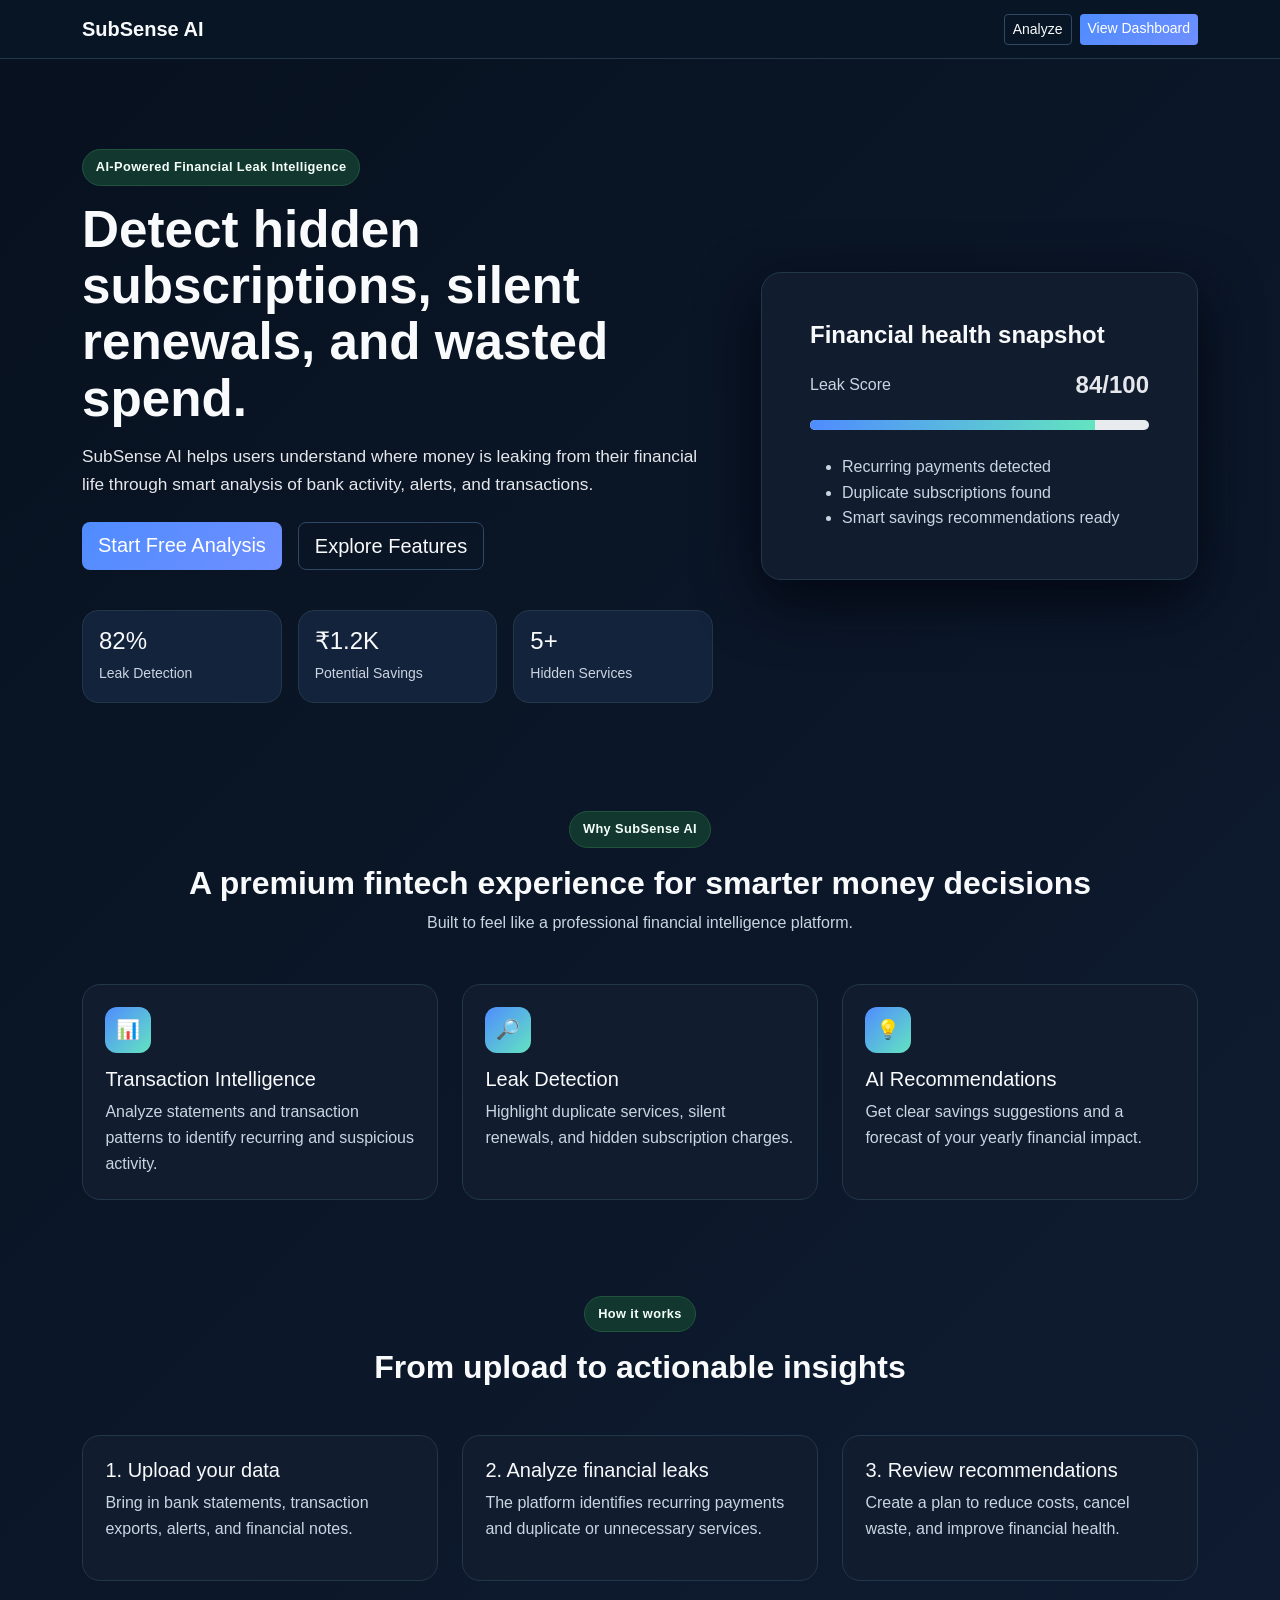
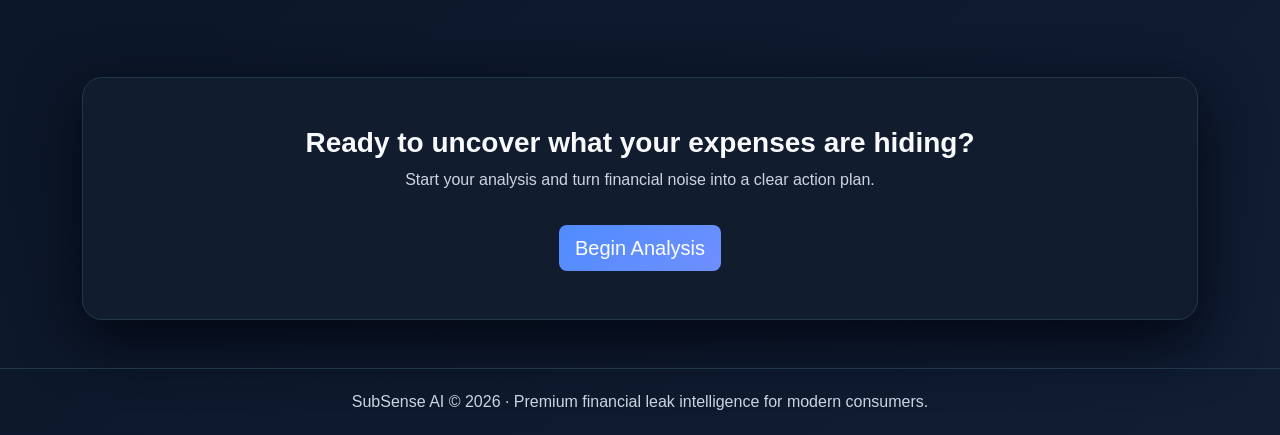
<file: frontend/index.html>
<!DOCTYPE html>
<html lang="en">
  <head>
    <meta charset="UTF-8" />
    <meta name="viewport" content="width=device-width, initial-scale=1.0" />
    <title>SubSense AI | Financial Leak Intelligence</title>
    <meta
      name="description"
      content="SubSense AI helps users uncover hidden subscriptions, recurring charges, and unnecessary spending with AI-driven insight."
    />
    <link
      href="https://cdn.jsdelivr.net/npm/bootstrap@5.3.3/dist/css/bootstrap.min.css"
      rel="stylesheet"
    />
    <style>
      :root {
        --bg: #07111f;
        --panel: #0f172a;
        --card: #111c2f;
        --card-strong: #14233c;
        --text: #ffffff;
        --heading: #f8fafc;
        --body: #e5e7eb;
        --secondary: #cbd5e1;
        --muted: #bfc8d4;
        --disabled: #94a3b8;
        --accent: #4f8cff;
        --accent-2: #63e4c0;
        --border: #23374b;
        --border-strong: #2f4864;
        --shadow: #030712;
      }

      body {
        margin: 0;
        font-family: Inter, "Segoe UI", Roboto, sans-serif;
        background: linear-gradient(135deg, #07111f, #101d33);
        color: var(--body);
        line-height: 1.6;
      }

      .navbar {
        background: #081524;
        backdrop-filter: blur(10px);
        border-bottom: 1px solid var(--border);
      }

      .navbar-brand,
      h1,
      h2,
      h3,
      h4,
      h5 {
        color: var(--heading);
      }

      .btn {
        transition: transform 0.2s ease, box-shadow 0.2s ease, border-color 0.2s ease;
      }

      .btn:hover,
      .btn:focus-visible {
        transform: translateY(-1px);
        box-shadow: 0 8px 18px var(--shadow);
      }

      .btn:focus-visible {
        outline: 2px solid var(--accent-2);
        outline-offset: 2px;
      }

      .hero {
        padding: 90px 0 60px;
      }

      .hero h1 {
        font-size: clamp(2.2rem, 4vw, 3.6rem);
        font-weight: 800;
        line-height: 1.1;
      }

      .hero .lead {
        color: var(--body);
        font-size: 1.08rem;
        max-width: 680px;
      }

      .badge-pill {
        display: inline-block;
        padding: 0.45rem 0.8rem;
        background: #12372f;
        color: #f5fff9;
        border: 1px solid #20553c;
        border-radius: 999px;
        font-size: 0.8rem;
        font-weight: 600;
        letter-spacing: 0.03em;
      }

      .btn-primary {
        background: linear-gradient(135deg, var(--accent), #6f8fff);
        border: none;
      }

      .btn-outline-light {
        border-color: var(--border-strong);
        color: var(--heading);
      }

      .glass-card {
        background: var(--card);
        border: 1px solid var(--border);
        border-radius: 20px;
        box-shadow: 0 20px 60px var(--shadow);
      }

      .feature-card,
      .workflow-card {
        background: var(--card);
        border: 1px solid var(--border);
        border-radius: 18px;
        padding: 1.4rem;
        height: 100%;
      }

      .feature-card p,
      .workflow-card p,
      .glass-card ul,
      .text-muted,
      .metric-box small {
        color: var(--secondary) !important;
      }

      .feature-icon {
        width: 46px;
        height: 46px;
        display: grid;
        place-items: center;
        border-radius: 12px;
        background: linear-gradient(135deg, var(--accent), var(--accent-2));
        font-size: 1.2rem;
        margin-bottom: 0.9rem;
      }

      .metric-box {
        padding: 1rem;
        border-radius: 16px;
        background: var(--card-strong);
        border: 1px solid var(--border);
      }

      footer {
        border-top: 1px solid var(--border);
        padding: 20px 0;
        color: var(--secondary);
      }

      @media (max-width: 768px) {
        .hero {
          padding-top: 60px;
        }

        .hero .d-flex.flex-wrap {
          flex-direction: column;
          align-items: stretch;
        }

        .hero .btn-lg {
          width: 100%;
        }
      }
    </style>
  </head>
  <body>
    <nav class="navbar navbar-expand-lg navbar-dark sticky-top">
      <div class="container">
        <a class="navbar-brand fw-bold" href="index.html">SubSense AI</a>
        <div class="d-flex gap-2">
          <a class="btn btn-outline-light btn-sm" href="upload.html">Analyze</a>
          <a class="btn btn-primary btn-sm" href="dashboard.html">View Dashboard</a>
        </div>
      </div>
    </nav>

    <header class="hero">
      <div class="container">
        <div class="row align-items-center g-5">
          <div class="col-lg-7">
            <span class="badge-pill">AI-Powered Financial Leak Intelligence</span>
            <h1 class="mt-3">Detect hidden subscriptions, silent renewals, and wasted spend.</h1>
            <p class="lead mt-3">
              SubSense AI helps users understand where money is leaking from their financial life through smart analysis of bank activity, alerts, and transactions.
            </p>
            <div class="d-flex flex-wrap gap-3 mt-4">
              <a href="upload.html" class="btn btn-primary btn-lg">Start Free Analysis</a>
              <a href="#features" class="btn btn-outline-light btn-lg">Explore Features</a>
            </div>

            <div class="row mt-4 g-3">
              <div class="col-sm-4">
                <div class="metric-box">
                  <h4 class="mb-1">82%</h4>
                  <small class="text-muted">Leak Detection</small>
                </div>
              </div>
              <div class="col-sm-4">
                <div class="metric-box">
                  <h4 class="mb-1">₹1.2K</h4>
                  <small class="text-muted">Potential Savings</small>
                </div>
              </div>
              <div class="col-sm-4">
                <div class="metric-box">
                  <h4 class="mb-1">5+</h4>
                  <small class="text-muted">Hidden Services</small>
                </div>
              </div>
            </div>
          </div>

          <div class="col-lg-5">
            <div class="glass-card p-4 p-lg-5">
              <h4 class="fw-semibold mb-3">Financial health snapshot</h4>
              <div class="d-flex align-items-center justify-content-between mb-3">
                <span class="text-muted">Leak Score</span>
                <span class="fw-bold fs-4">84/100</span>
              </div>
              <div class="progress" style="height: 10px;">
                <div class="progress-bar" style="width: 84%; background: linear-gradient(90deg, var(--accent), var(--accent-2));"></div>
              </div>
              <ul class="mt-4 mb-0 text-muted">
                <li>Recurring payments detected</li>
                <li>Duplicate subscriptions found</li>
                <li>Smart savings recommendations ready</li>
              </ul>
            </div>
          </div>
        </div>
      </div>
    </header>

    <main>
      <section id="features" class="container py-5">
        <div class="text-center mb-5">
          <span class="badge-pill">Why SubSense AI</span>
          <h2 class="mt-3 fw-bold">A premium fintech experience for smarter money decisions</h2>
          <p class="text-muted mt-2">Built to feel like a professional financial intelligence platform.</p>
        </div>

        <div class="row g-4">
          <div class="col-md-4">
            <div class="feature-card">
              <div class="feature-icon">📊</div>
              <h5>Transaction Intelligence</h5>
              <p class="text-muted mb-0">Analyze statements and transaction patterns to identify recurring and suspicious activity.</p>
            </div>
          </div>
          <div class="col-md-4">
            <div class="feature-card">
              <div class="feature-icon">🔎</div>
              <h5>Leak Detection</h5>
              <p class="text-muted mb-0">Highlight duplicate services, silent renewals, and hidden subscription charges.</p>
            </div>
          </div>
          <div class="col-md-4">
            <div class="feature-card">
              <div class="feature-icon">💡</div>
              <h5>AI Recommendations</h5>
              <p class="text-muted mb-0">Get clear savings suggestions and a forecast of your yearly financial impact.</p>
            </div>
          </div>
        </div>
      </section>

      <section class="container py-5">
        <div class="text-center mb-5">
          <span class="badge-pill">How it works</span>
          <h2 class="mt-3 fw-bold">From upload to actionable insights</h2>
        </div>

        <div class="row g-4">
          <div class="col-md-4">
            <div class="workflow-card">
              <h5>1. Upload your data</h5>
              <p class="text-muted">Bring in bank statements, transaction exports, alerts, and financial notes.</p>
            </div>
          </div>
          <div class="col-md-4">
            <div class="workflow-card">
              <h5>2. Analyze financial leaks</h5>
              <p class="text-muted">The platform identifies recurring payments and duplicate or unnecessary services.</p>
            </div>
          </div>
          <div class="col-md-4">
            <div class="workflow-card">
              <h5>3. Review recommendations</h5>
              <p class="text-muted">Create a plan to reduce costs, cancel waste, and improve financial health.</p>
            </div>
          </div>
        </div>
      </section>

      <section class="container py-5">
        <div class="glass-card p-4 p-lg-5 text-center">
          <h3 class="fw-bold">Ready to uncover what your expenses are hiding?</h3>
          <p class="text-muted mt-2">Start your analysis and turn financial noise into a clear action plan.</p>
          <a href="upload.html" class="btn btn-primary btn-lg mt-3">Begin Analysis</a>
        </div>
      </section>
    </main>

    <footer>
      <div class="container text-center">
        <p class="mb-0">SubSense AI © 2026 · Premium financial leak intelligence for modern consumers.</p>
      </div>
    </footer>
  </body>
</html>
</file>
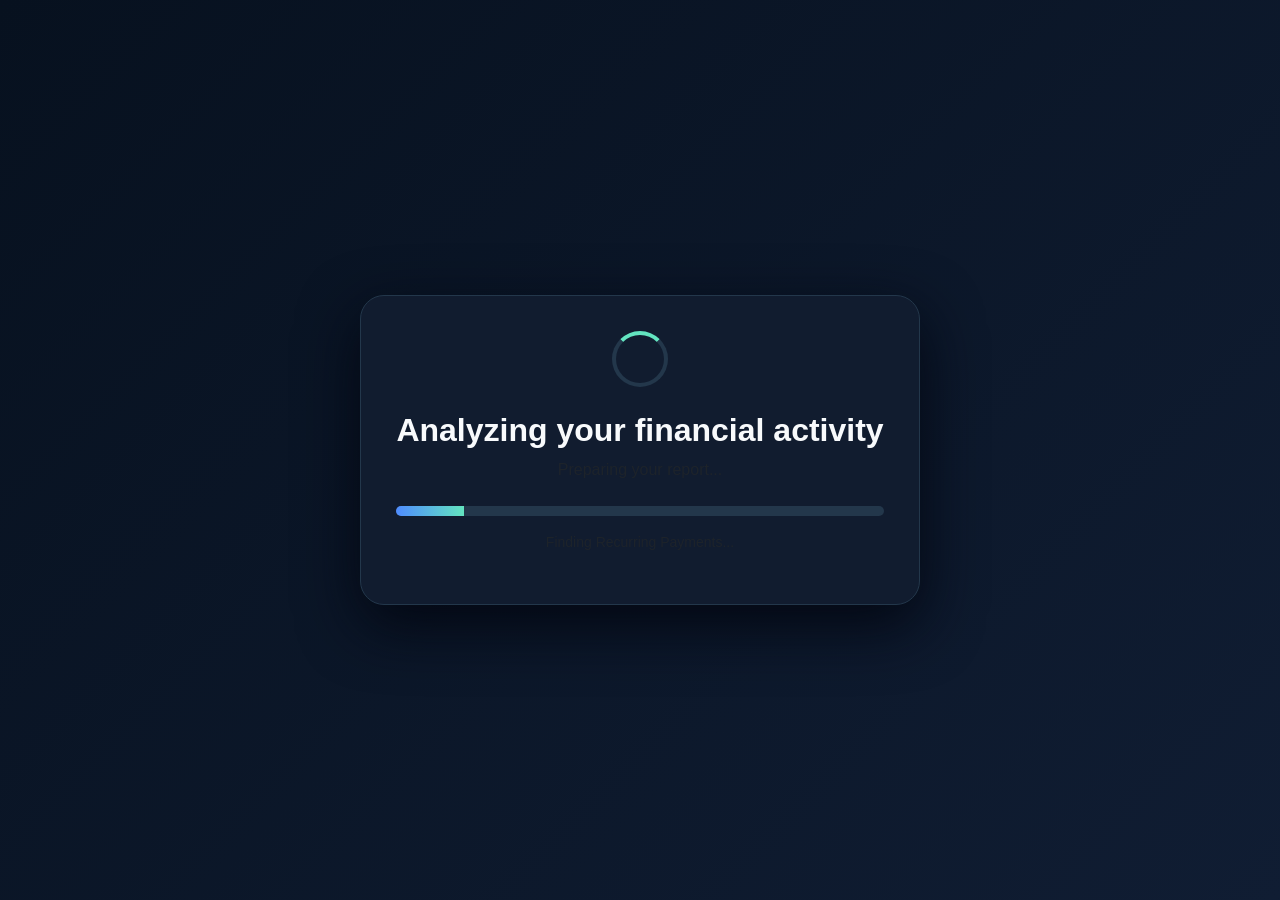
<file: frontend/loading.html>
<!DOCTYPE html>
<html lang="en">
  <head>
    <meta charset="UTF-8" />
    <meta name="viewport" content="width=device-width, initial-scale=1.0" />
    <title>Analyzing | SubSense AI</title>
    <link href="https://cdn.jsdelivr.net/npm/bootstrap@5.3.3/dist/css/bootstrap.min.css" rel="stylesheet" />
    <style>
      :root {
        --bg: #07111f;
        --panel: #0f172a;
        --card: #111c2f;
        --card-strong: #14233c;
        --text: #ffffff;
        --heading: #f8fafc;
        --body: #e5e7eb;
        --secondary: #cbd5e1;
        --muted: #bfc8d4;
        --disabled: #94a3b8;
        --accent: #4f8cff;
        --accent-2: #63e4c0;
        --border: #23374b;
        --shadow: #030712;
      }

      body {
        margin: 0;
        min-height: 100vh;
        font-family: Inter, "Segoe UI", Roboto, sans-serif;
        background: linear-gradient(135deg, #07111f, #101d33);
        color: var(--body);
        display: grid;
        place-items: center;
        padding: 24px;
      }

      .loading-card {
        width: min(100%, 560px);
        background: var(--card);
        border: 1px solid var(--border);
        border-radius: 24px;
        padding: 2.2rem;
        text-align: center;
        box-shadow: 0 20px 60px var(--shadow);
      }

      .loading-card h2 {
        color: var(--heading);
      }

      .spinner {
        width: 56px;
        height: 56px;
        margin: 0 auto;
        border-radius: 50%;
        border: 4px solid #23374b;
        border-top-color: var(--accent-2);
        animation: spin 0.9s linear infinite;
      }

      .progress {
        height: 10px;
        background: #23374b;
        border-radius: 999px;
        overflow: hidden;
      }

      .progress-bar {
        height: 100%;
        width: 0%;
        background: linear-gradient(90deg, var(--accent), var(--accent-2));
        transition: width 0.4s ease;
      }

      .text-muted {
        color: var(--secondary);
      }

      @keyframes spin {
        to {
          transform: rotate(360deg);
        }
      }
    </style>
  </head>
  <body>
<div class="loading-card" role="status" aria-live="polite">
      <div class="spinner" aria-hidden="true"></div>
      <h2 class="fw-bold mt-4">Analyzing your financial activity</h2>
      <p class="text-muted" id="loadingMessage">Preparing your report...</p>

      <div class="progress mt-4" aria-label="Analysis progress">
        <div id="progressBar" class="progress-bar"></div>
      </div>

      <p class="small text-muted mt-3" id="loadingStep">Scanning Transactions...</p>
    </div>

    <script>
      const steps = [
        'Scanning Transactions...',
        'Finding Recurring Payments...',
        'Detecting Hidden Subscriptions...',
        'Analyzing Financial Leaks...',
        'Calculating Financial Health...',
        'Generating AI Recommendations...',
        'Preparing Dashboard...'
      ];

      const progressBar = document.getElementById('progressBar');
      const loadingStep = document.getElementById('loadingStep');
      const loadingMessage = document.getElementById('loadingMessage');

      let progress = 0;
      const interval = setInterval(() => {
        progress += 14;
        if (progress > 100) progress = 100;
        progressBar.style.width = progress + '%';

        const index = Math.min(Math.floor(progress / 14), steps.length - 1);
        loadingStep.textContent = steps[index];

        if (progress === 100) {
          clearInterval(interval);
          loadingMessage.textContent = 'Analysis complete. Redirecting...';
          setTimeout(() => {
            window.location.href = 'dashboard.html';
          }, 700);
        }
      }, 500);
    </script>
  </body>
</html>
</file>
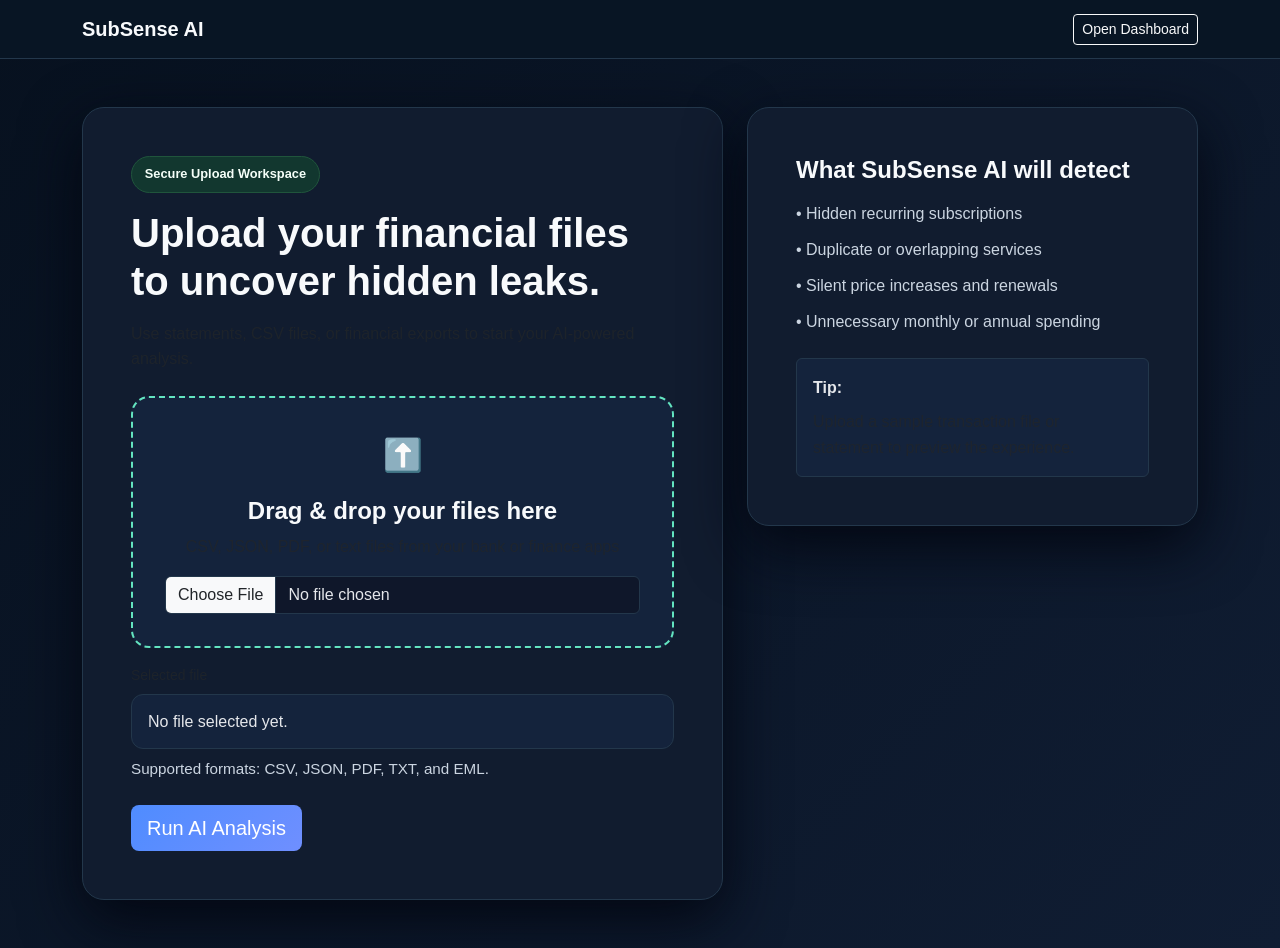
<file: frontend/upload.html>
<!DOCTYPE html>
<html lang="en">
  <head>
    <meta charset="UTF-8" />
    <meta name="viewport" content="width=device-width, initial-scale=1.0" />
    <title>Upload | SubSense AI</title>
    <link
      href="https://cdn.jsdelivr.net/npm/bootstrap@5.3.3/dist/css/bootstrap.min.css"
      rel="stylesheet"
    />
    <style>
      :root {
        --bg: #07111f;
        --panel: #0f172a;
        --card: #111c2f;
        --card-strong: #14233c;
        --text: #ffffff;
        --heading: #f8fafc;
        --body: #e5e7eb;
        --secondary: #cbd5e1;
        --muted: #bfc8d4;
        --disabled: #94a3b8;
        --accent: #4f8cff;
        --accent-2: #63e4c0;
        --border: #23374b;
        --border-strong: #2f4864;
        --shadow: #030712;
      }

      body {
        margin: 0;
        font-family: Inter, "Segoe UI", Roboto, sans-serif;
        background: linear-gradient(135deg, #07111f, #101d33);
        color: var(--body);
        min-height: 100vh;
        line-height: 1.6;
      }

      .navbar {
        background: #081524;
        backdrop-filter: blur(10px);
        border-bottom: 1px solid var(--border);
      }

      .navbar-brand,
      h1,
      h2,
      h3,
      h4,
      h5 {
        color: var(--heading);
      }

      .upload-card {
        background: var(--card);
        border: 1px solid var(--border);
        border-radius: 22px;
        box-shadow: 0 20px 60px var(--shadow);
      }

      .drop-zone {
        border: 2px dashed var(--accent-2);
        border-radius: 18px;
        padding: 2rem;
        text-align: center;
        background: var(--card-strong);
        cursor: pointer;
        transition: border-color 0.2s ease, background 0.2s ease, transform 0.2s ease;
      }

      .drop-zone:hover,
      .drop-zone:focus-within {
        background: #18364d;
        border-color: var(--accent-2);
        transform: translateY(-1px);
      }

      .badge-pill {
        display: inline-block;
        padding: 0.45rem 0.8rem;
        background: #12372f;
        color: #f5fff9;
        border: 1px solid #20553c;
        border-radius: 999px;
        font-size: 0.8rem;
        font-weight: 600;
      }

      .btn-primary {
        background: linear-gradient(135deg, var(--accent), #6f8fff);
        border: none;
      }

      .btn-primary:disabled {
        opacity: 1;
        cursor: wait;
      }

      .file-preview {
        border-radius: 12px;
        background: var(--card-strong);
        border: 1px solid var(--border);
        padding: 0.85rem 1rem;
        color: var(--body);
        min-height: 3.25rem;
        overflow-wrap: anywhere;
      }

      .feature-list li {
        margin-bottom: 0.65rem;
        color: var(--secondary);
      }

      .status-message {
        min-height: 1.5rem;
        font-size: 0.95rem;
        color: var(--secondary);
      }

      .form-control {
        background: #0f172a;
        color: var(--body);
        border: 1px solid var(--border);
      }

      .form-control::placeholder {
        color: var(--disabled);
      }

      @media (max-width: 768px) {
        .drop-zone {
          padding: 1.4rem;
        }

        .btn-lg {
          width: 100%;
        }
      }
    </style>
  </head>
  <body>
    <nav class="navbar navbar-expand-lg navbar-dark sticky-top">
      <div class="container">
        <a class="navbar-brand fw-bold" href="index.html">SubSense AI</a>
        <a class="btn btn-outline-light btn-sm" href="dashboard.html">Open Dashboard</a>
      </div>
    </nav>

    <main class="container py-5">
      <div class="row g-4 align-items-start">
        <div class="col-lg-7">
          <div class="upload-card p-4 p-lg-5">
            <span class="badge-pill">Secure Upload Workspace</span>
            <h1 class="mt-3 fw-bold">Upload your financial files to uncover hidden leaks.</h1>
            <p class="text-muted mt-3">
              Use statements, CSV files, or financial exports to start your AI-powered analysis.
            </p>

            <div class="drop-zone mt-4" tabindex="0">
              <div class="mb-3" style="font-size: 2rem;">⬆️</div>
              <h4 class="fw-semibold">Drag & drop your files here</h4>
              <p class="text-muted mb-3">CSV, JSON, PDF, or text files from your bank or finance apps</p>
              <label class="visually-hidden" for="fileInput">Choose a financial file</label>
              <input type="file" class="form-control" id="fileInput" accept=".csv,.json,.pdf,.txt,.eml" aria-describedby="selectedFile" />
            </div>

            <div class="mt-3">
              <p class="small text-muted mb-2">Selected file</p>
              <div class="file-preview" id="selectedFile" role="status" aria-live="polite">No file selected yet.</div>
              <div class="status-message mt-2" id="statusMessage" aria-live="polite">Supported formats: CSV, JSON, PDF, TXT, and EML.</div>
            </div>

            <button class="btn btn-primary btn-lg mt-4" type="button">Run AI Analysis</button>
          </div>
        </div>

        <div class="col-lg-5">
          <div class="upload-card p-4 p-lg-5">
            <h4 class="fw-semibold">What SubSense AI will detect</h4>
            <ul class="feature-list mt-3 list-unstyled">
              <li>• Hidden recurring subscriptions</li>
              <li>• Duplicate or overlapping services</li>
              <li>• Silent price increases and renewals</li>
              <li>• Unnecessary monthly or annual spending</li>
            </ul>

            <div class="mt-4 p-3 rounded" style="background: #14233c; border: 1px solid #23374b;">
              <strong>Tip:</strong>
              <p class="text-muted mb-0 mt-2">Upload a sample transaction file or statement to preview the experience.</p>
            </div>
          </div>
        </div>
      </div>
    </main>

    <script>
      const fileInput = document.getElementById('fileInput');
      const selectedFile = document.getElementById('selectedFile');
      const statusMessage = document.getElementById('statusMessage');
      const submitButton = document.querySelector('button.btn-primary');

      let selectedFileData = null;

      const setStatus = (message, isError = false) => {
        selectedFile.textContent = message;
        selectedFile.style.color = isError ? '#ffb4b4' : 'var(--body)';
      };

      fileInput.addEventListener('change', function () {
        selectedFileData = this.files[0] || null;
        if (selectedFileData) {
          const extension = selectedFileData.name.split('.').pop()?.toLowerCase();
          const supported = ['csv', 'json', 'pdf', 'txt', 'eml'].includes(extension || '');
          setStatus(selectedFileData.name);
          statusMessage.textContent = supported
            ? 'File ready. Review the details and start the analysis.'
            : 'This file type is not listed as supported. You can still try it, but the server may reject it.';
        } else {
          setStatus('No file selected yet.');
          statusMessage.textContent = 'Supported formats: CSV, JSON, PDF, TXT, and EML.';
        }
      });

      submitButton.addEventListener('click', async function () {
        if (!selectedFileData) {
          setStatus('Please select a file first.', true);
          statusMessage.textContent = 'Choose a supported transaction file to continue.';
          return;
        }

        const formData = new FormData();
        formData.append('file', selectedFileData);

        setStatus('Uploading your file…');
        statusMessage.textContent = 'Preparing the analysis. This usually takes a moment.';
        submitButton.disabled = true;
        submitButton.textContent = 'Uploading…';

        try {
          const response = await fetch('/api/upload', {
            method: 'POST',
            body: formData
          });

          let payload = null;
          try {
            payload = await response.json();
          } catch (error) {
            payload = null;
          }

          if (!response.ok) {
            throw new Error(payload?.error || 'Upload failed. Please try again.');
          }

          localStorage.setItem('subsense-analysis-id', payload.analysis_id);
          setStatus(`Upload complete: ${payload.file_name}`);
          statusMessage.textContent = 'Redirecting to your dashboard…';
          window.location.href = 'dashboard.html';
        } catch (error) {
          setStatus(error.message || 'Upload failed.', true);
          statusMessage.textContent = 'Please verify the file and try again.';
          submitButton.disabled = false;
          submitButton.textContent = 'Run AI Analysis';
        }
      });
    </script>
  </body>
</html>
</file>
